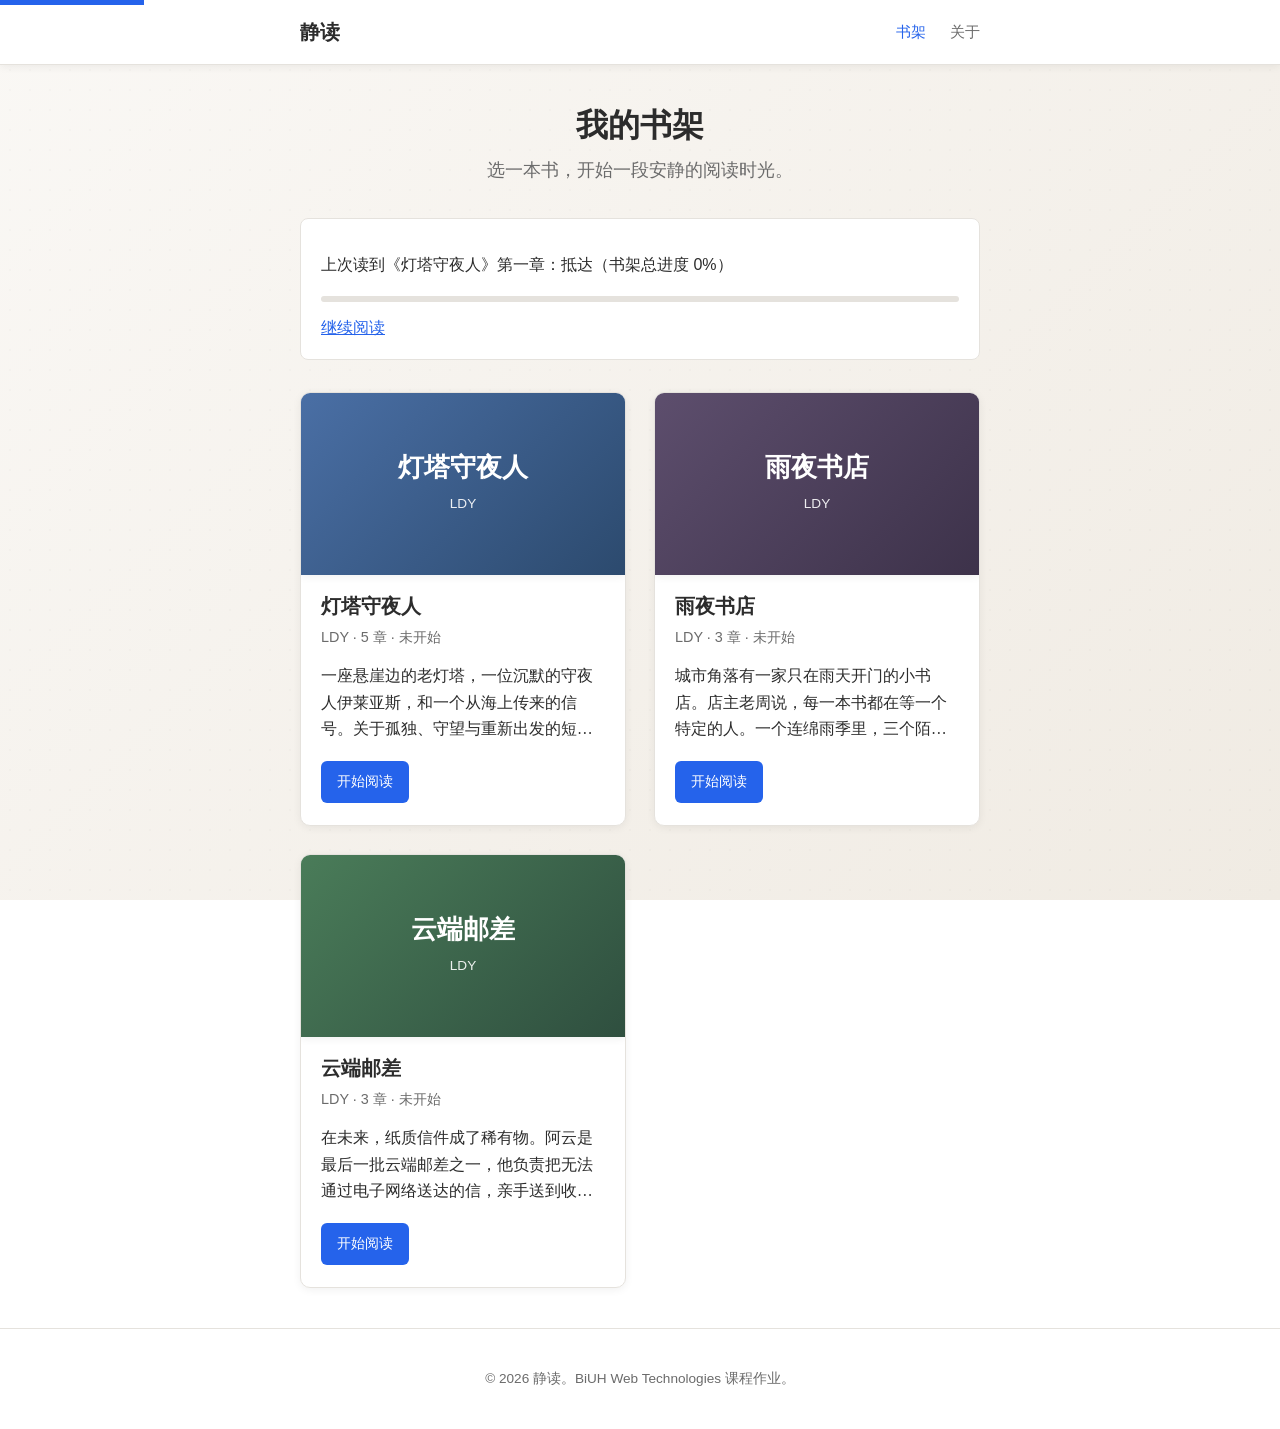
<file: index.html>
<!DOCTYPE html>
<html lang="zh-CN" data-theme="light">
<head>
  <meta charset="UTF-8">
  <meta name="viewport" content="width=device-width, initial-scale=1.0">
  <meta name="description" content="静读 - 一个简洁的中文在线小说阅读网站">
  <meta name="theme-color" content="#3d4f53">
  <meta property="og:title" content="静读 - 在线小说阅读">
  <meta property="og:description" content="一个简洁的中文在线小说阅读网站，支持书架、目录、章节翻页、字号调节和阅读进度记忆。">
  <meta property="og:image" content="https://ldyniubi.github.io/website/assets/cover.png">
  <meta property="og:type" content="website">
  <title>静读 - 在线小说阅读</title>
  <link rel="icon" type="image/svg+xml" href="assets/favicon.svg">
  <link rel="manifest" href="manifest.json">
  <link rel="stylesheet" href="css/style.css">
</head>
<body>
  <a href="#main-content" class="skip-link">跳转到主要内容</a>

  <header class="site-header">
    <nav class="nav-bar" aria-label="主导航">
      <a class="logo" href="index.html">静读</a>
      <ul class="nav-links">
        <li><a href="index.html" aria-current="page">书架</a></li>
        <li><a href="about.html">关于</a></li>
      </ul>
    </nav>
  </header>

  <main id="main-content">
    <div class="container">
      <section class="page-intro">
        <h1>我的书架</h1>
        <p class="page-subtitle">选一本书，开始一段安静的阅读时光。</p>
      </section>

      <div class="progress-card hidden" id="progress-card">
        <p id="progress-text">阅读进度将显示在这里。</p>
        <div class="progress-bar" aria-hidden="true">
          <span id="progress-bar-fill" style="width: 0%"></span>
        </div>
        <p style="margin-top: 12px; margin-bottom: 0;">
          <a id="continue-link" href="#">继续阅读</a>
        </p>
      </div>

      <section class="bookshelf" id="bookshelf" aria-label="书架">
        <p>正在加载书架...</p>
      </section>
    </div>
  </main>

  <footer class="site-footer">
    <p>&copy; 2026 静读。BiUH Web Technologies 课程作业。</p>
  </footer>

  <script src="js/app.js"></script>
</body>
</html>
</file>
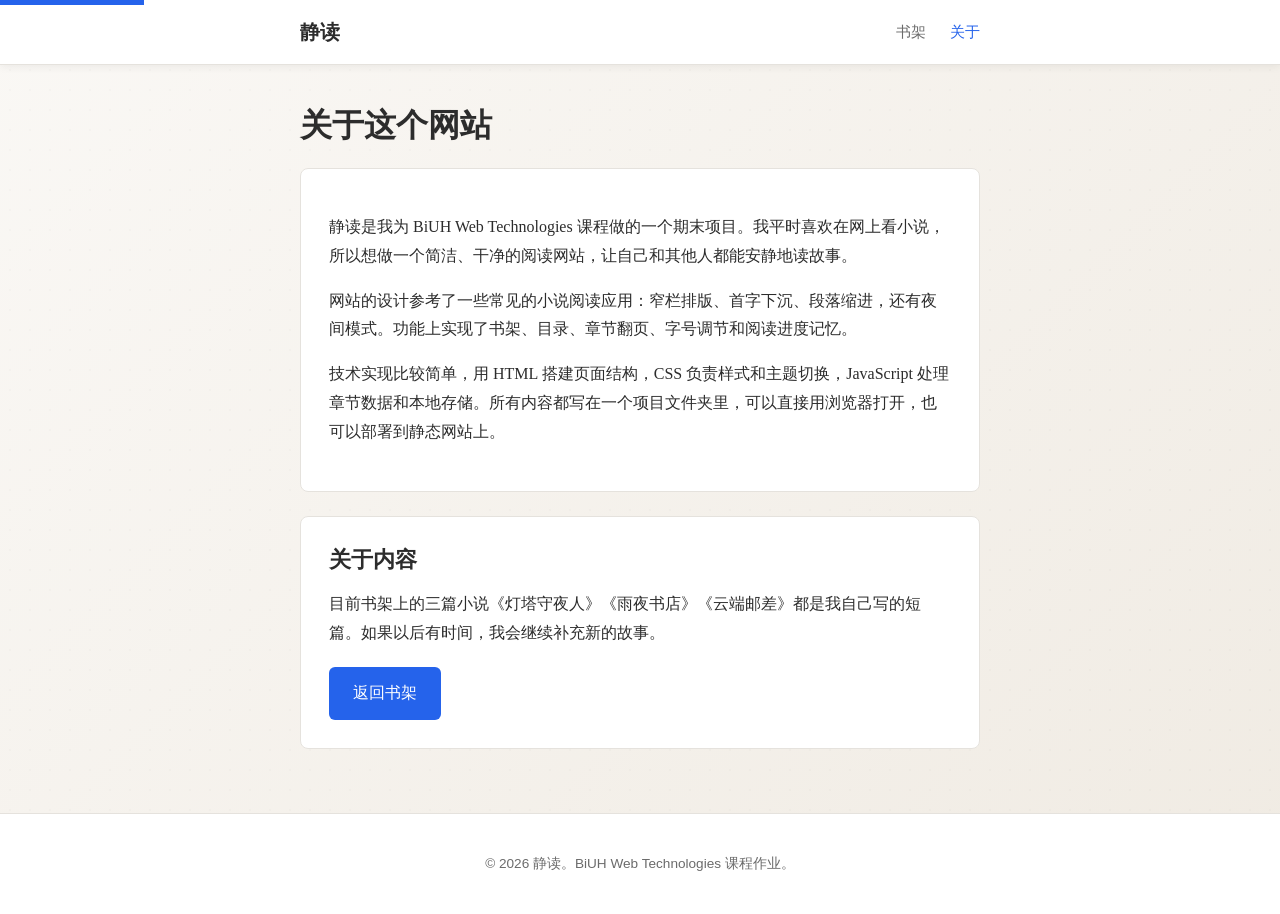
<file: about.html>
<!DOCTYPE html>
<html lang="zh-CN" data-theme="light">
<head>
  <meta charset="UTF-8">
  <meta name="viewport" content="width=device-width, initial-scale=1.0">
  <meta name="description" content="关于静读 - 一个简洁的中文在线小说阅读网站">
  <meta name="theme-color" content="#3d4f53">
  <meta property="og:title" content="关于 - 静读">
  <meta property="og:description" content="了解静读项目背后的故事与技术实现。">
  <meta property="og:image" content="https://ldyniubi.github.io/website/assets/cover.png">
  <meta property="og:type" content="website">
  <title>关于 - 静读</title>
  <link rel="icon" type="image/svg+xml" href="assets/favicon.svg">
  <link rel="manifest" href="manifest.json">
  <link rel="stylesheet" href="css/style.css">
</head>
<body>
  <a href="#main-content" class="skip-link">跳转到主要内容</a>

  <header class="site-header">
    <nav class="nav-bar" aria-label="主导航">
      <a class="logo" href="index.html">静读</a>
      <ul class="nav-links">
        <li><a href="index.html">书架</a></li>
        <li><a href="about.html" aria-current="page">关于</a></li>
      </ul>
    </nav>
  </header>

  <main id="main-content">
    <div class="container">
      <h1>关于这个网站</h1>

      <section class="about-section">
        <p>
          静读是我为 BiUH Web Technologies 课程做的一个期末项目。我平时喜欢在网上看小说，所以想做一个简洁、干净的阅读网站，让自己和其他人都能安静地读故事。
        </p>
        <p>
          网站的设计参考了一些常见的小说阅读应用：窄栏排版、首字下沉、段落缩进，还有夜间模式。功能上实现了书架、目录、章节翻页、字号调节和阅读进度记忆。
        </p>
        <p>
          技术实现比较简单，用 HTML 搭建页面结构，CSS 负责样式和主题切换，JavaScript 处理章节数据和本地存储。所有内容都写在一个项目文件夹里，可以直接用浏览器打开，也可以部署到静态网站上。
        </p>
      </section>

      <section class="about-section">
        <h2>关于内容</h2>
        <p>
          目前书架上的三篇小说《灯塔守夜人》《雨夜书店》《云端邮差》都是我自己写的短篇。如果以后有时间，我会继续补充新的故事。
        </p>
        <div class="btn-group" style="margin-top: 20px;">
          <a class="btn" href="index.html">返回书架</a>
        </div>
      </section>
    </div>
  </main>

  <footer class="site-footer">
    <p>&copy; 2026 静读。BiUH Web Technologies 课程作业。</p>
  </footer>

  <script src="js/app.js"></script>
</body>
</html>
</file>
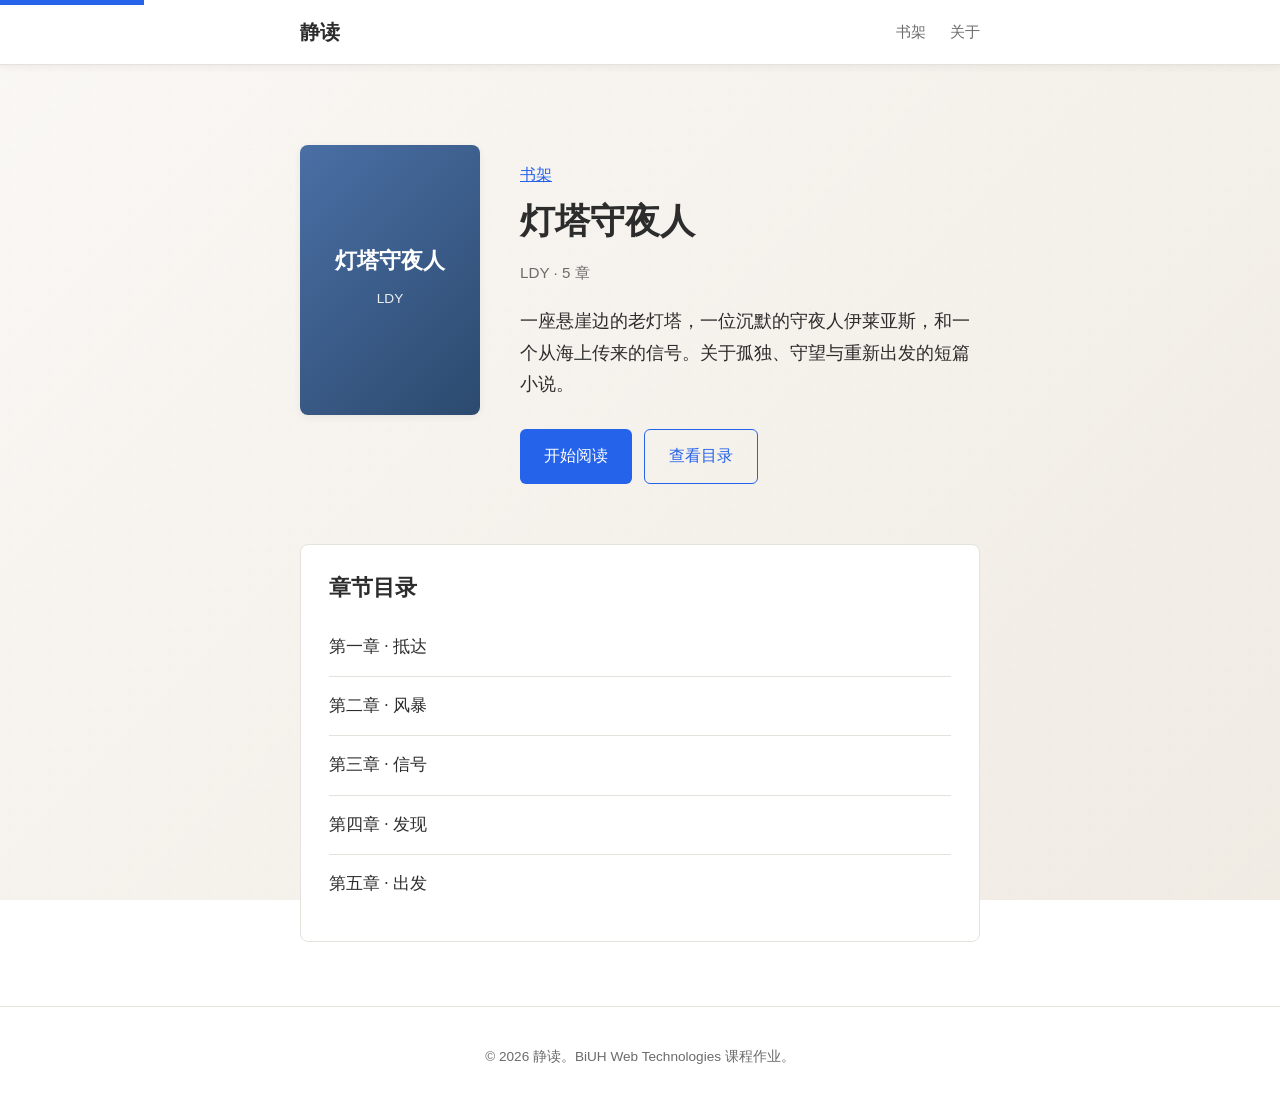
<file: book.html>
<!DOCTYPE html>
<html lang="zh-CN" data-theme="light">
<head>
  <meta charset="UTF-8">
  <meta name="viewport" content="width=device-width, initial-scale=1.0">
  <meta name="description" content="静读书籍详情 - 在线小说阅读">
  <meta name="theme-color" content="#3d4f53">
  <meta property="og:title" content="书籍详情 - 静读">
  <meta property="og:description" content="在静读上查看书籍详情与章节目录。">
  <meta property="og:image" content="https://ldyniubi.github.io/website/assets/cover.png">
  <meta property="og:type" content="website">
  <title>书籍详情 - 静读</title>
  <link rel="icon" type="image/svg+xml" href="assets/favicon.svg">
  <link rel="manifest" href="manifest.json">
  <link rel="stylesheet" href="css/style.css">
</head>
<body>
  <a href="#main-content" class="skip-link">跳转到主要内容</a>

  <header class="site-header">
    <nav class="nav-bar" aria-label="主导航">
      <a class="logo" href="index.html">静读</a>
      <ul class="nav-links">
        <li><a href="index.html">书架</a></li>
        <li><a href="about.html">关于</a></li>
      </ul>
    </nav>
  </header>

  <main id="main-content">
    <div class="container">
      <section class="hero" aria-labelledby="book-detail-title">
        <div class="book-cover" id="book-detail-cover" role="img" aria-label="书籍封面">
          <h1 id="book-detail-cover-title">书名</h1>
          <span class="author">作者</span>
        </div>

        <div class="book-info">
          <p style="margin-bottom: 8px; color: var(--muted-color);">
            <a href="index.html">书架</a>
          </p>
          <h1 id="book-detail-title">书名</h1>
          <p class="book-meta" id="book-detail-author">作者 · 章节数</p>
          <p class="synopsis" id="book-detail-synopsis">简介</p>

          <div class="btn-group">
            <a class="btn" id="book-start-link" href="#">开始阅读</a>
            <a class="btn btn-secondary" id="book-toc-link" href="#">查看目录</a>
          </div>
        </div>
      </section>

      <section class="about-section">
        <h2>章节目录</h2>
        <ol class="chapter-preview-list" id="book-chapter-preview">
          <li>正在加载章节...</li>
        </ol>
      </section>
    </div>
  </main>

  <footer class="site-footer">
    <p>&copy; 2026 静读。BiUH Web Technologies 课程作业。</p>
  </footer>

  <script src="js/app.js"></script>
</body>
</html>
</file>
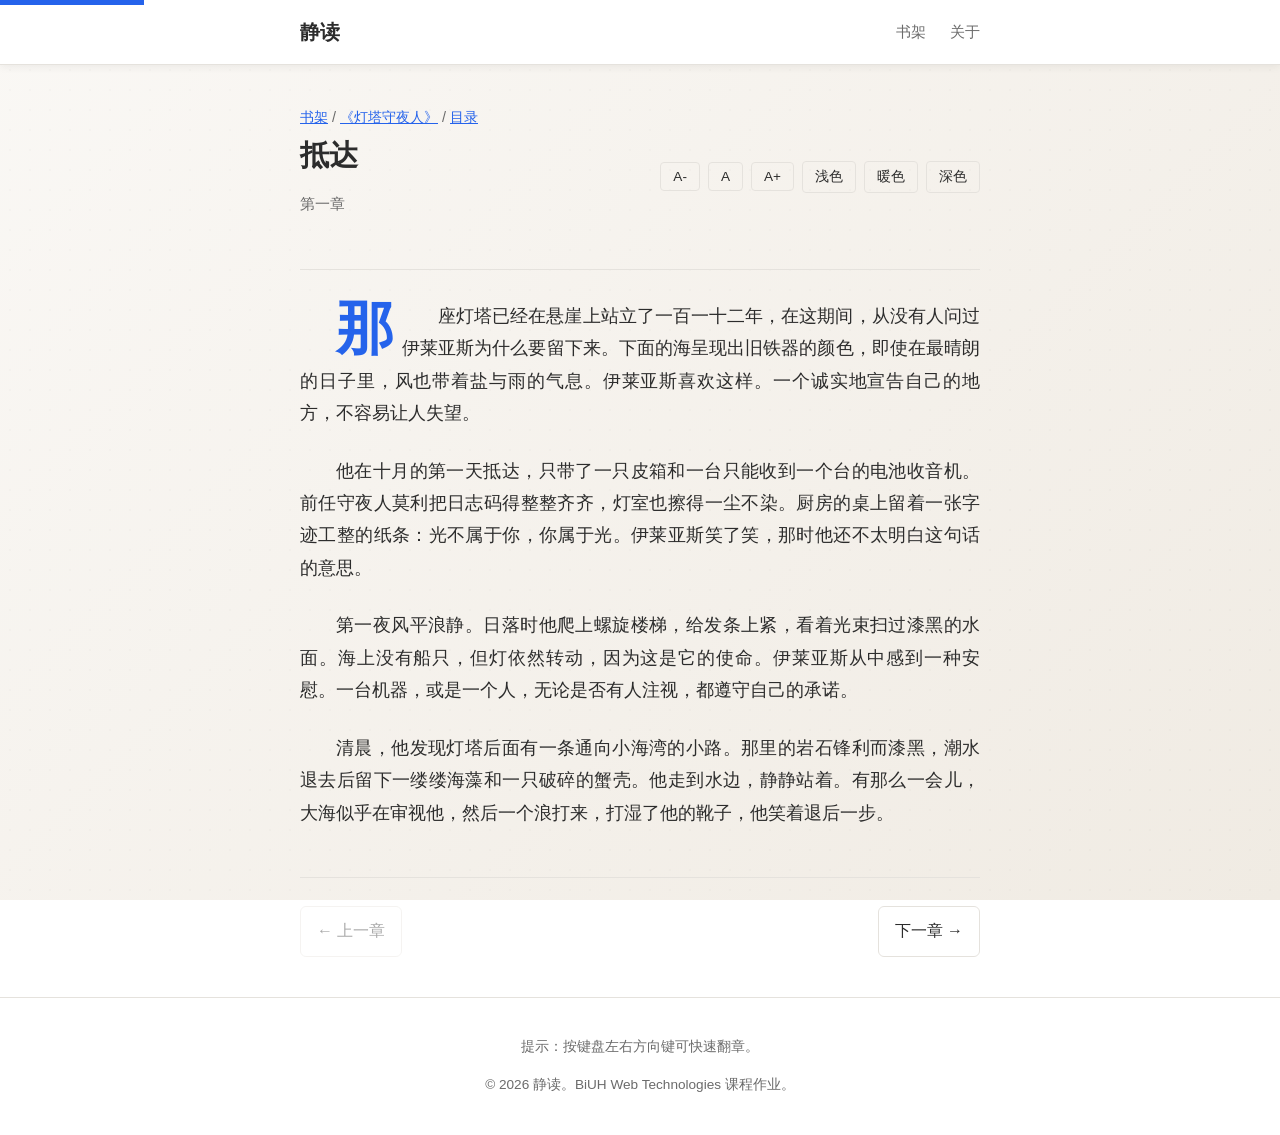
<file: read.html>
<!DOCTYPE html>
<html lang="zh-CN" data-theme="light">
<head>
  <meta charset="UTF-8">
  <meta name="viewport" content="width=device-width, initial-scale=1.0">
  <meta name="description" content="在静读上阅读小说章节">
  <meta name="theme-color" content="#3d4f53">
  <meta property="og:title" content="阅读 - 静读">
  <meta property="og:description" content="在静读上安静地阅读小说章节。">
  <meta property="og:image" content="https://ldyniubi.github.io/website/assets/cover.png">
  <meta property="og:type" content="website">
  <title>阅读 - 静读</title>
  <link rel="icon" type="image/svg+xml" href="assets/favicon.svg">
  <link rel="manifest" href="manifest.json">
  <link rel="stylesheet" href="css/style.css">
</head>
<body>
  <a href="#chapter-content" class="skip-link">跳转到章节内容</a>

  <header class="site-header">
    <nav class="nav-bar" aria-label="主导航">
      <a class="logo" href="index.html">静读</a>
      <ul class="nav-links">
        <li><a href="index.html">书架</a></li>
        <li><a href="about.html">关于</a></li>
      </ul>
    </nav>
  </header>

  <main id="main-content">
    <article class="container">
      <div class="reader-header">
        <div>
          <p style="margin: 0 0 6px; color: var(--muted-color); font-size: 0.9rem;">
            <a href="index.html">书架</a> / <a id="book-link" href="#">书籍</a> / <a id="toc-link" href="#">目录</a>
          </p>
          <h1 class="chapter-title" id="chapter-title">正在加载章节...</h1>
          <p class="chapter-subtitle" id="chapter-subtitle"></p>
        </div>

        <div class="reader-controls" aria-label="阅读控制">
          <button id="font-decrease" type="button" aria-label="减小字号">A-</button>
          <button id="font-reset" type="button" aria-label="重置字号">A</button>
          <button id="font-increase" type="button" aria-label="增大字号">A+</button>
          <button data-set-theme="light" type="button" aria-label="浅色主题">浅色</button>
          <button data-set-theme="sepia" type="button" aria-label=" sepia 主题">暖色</button>
          <button data-set-theme="dark" type="button" aria-label="深色主题">深色</button>
        </div>
      </div>

      <div class="chapter-content" id="chapter-content">
        <p>正在加载章节内容...</p>
      </div>

      <nav class="chapter-nav" aria-label="章节导航">
        <a id="prev-chapter" href="#">← 上一章</a>
        <a id="next-chapter" href="#">下一章 →</a>
      </nav>
    </article>
  </main>

  <footer class="site-footer">
    <p>提示：按键盘左右方向键可快速翻章。</p>
    <p>&copy; 2026 静读。BiUH Web Technologies 课程作业。</p>
  </footer>

  <script src="js/app.js"></script>
</body>
</html>
</file>
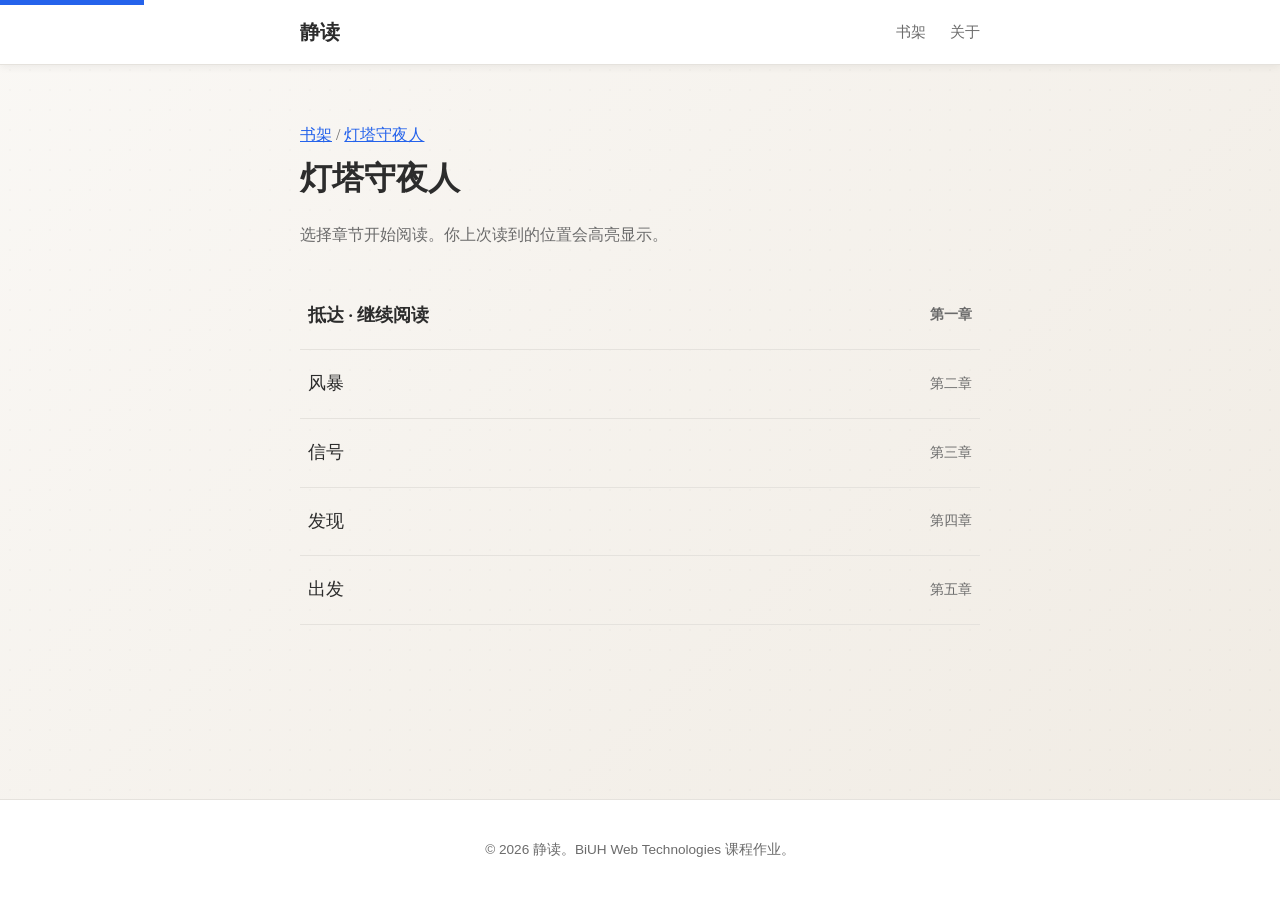
<file: toc.html>
<!DOCTYPE html>
<html lang="zh-CN" data-theme="light">
<head>
  <meta charset="UTF-8">
  <meta name="viewport" content="width=device-width, initial-scale=1.0">
  <meta name="description" content="静读书籍目录 - 在线小说阅读">
  <meta name="theme-color" content="#3d4f53">
  <meta property="og:title" content="目录 - 静读">
  <meta property="og:description" content="在静读上查看书籍目录，选择章节开始阅读。">
  <meta property="og:image" content="https://ldyniubi.github.io/website/assets/cover.png">
  <meta property="og:type" content="website">
  <title>目录 - 静读</title>
  <link rel="icon" type="image/svg+xml" href="assets/favicon.svg">
  <link rel="manifest" href="manifest.json">
  <link rel="stylesheet" href="css/style.css">
</head>
<body>
  <a href="#main-content" class="skip-link">跳转到主要内容</a>

  <header class="site-header">
    <nav class="nav-bar" aria-label="主导航">
      <a class="logo" href="index.html">静读</a>
      <ul class="nav-links">
        <li><a href="index.html">书架</a></li>
        <li><a href="about.html">关于</a></li>
      </ul>
    </nav>
  </header>

  <main id="main-content">
    <div class="container">
      <p style="margin-bottom: 8px; color: var(--muted-color);">
        <a href="index.html">书架</a> / <a id="toc-book-link" href="#">书籍</a>
      </p>
      <h1 id="toc-book-title">目录</h1>
      <p style="color: var(--muted-color); margin-bottom: 32px;">
        选择章节开始阅读。你上次读到的位置会高亮显示。
      </p>

      <nav aria-label="目录">
        <ol class="toc-list" id="toc-list">
          <li><a href="#">正在加载章节...</a></li>
        </ol>
      </nav>
    </div>
  </main>

  <footer class="site-footer">
    <p>&copy; 2026 静读。BiUH Web Technologies 课程作业。</p>
  </footer>

  <script src="js/app.js"></script>
</body>
</html>
</file>
<file: css/style.css>
/*
  QuietReader - A simple online novel reading website
  Course project for BiUH Web Technologies 2026
  Pure HTML/CSS/JS, no frameworks
*/

/* CSS Variables for theming */
:root {
  --bg-color: #faf8f5;
  --bg-gradient: linear-gradient(135deg, #faf8f5 0%, #f0ebe3 100%);
  --text-color: #2c2c2c;
  --muted-color: #6b6b6b;
  --accent-color: #2563eb;
  --accent-hover: #1d4ed8;
  --card-bg: #ffffff;
  --card-bg-soft: #f8f6f2;
  --border-color: #e5e2dd;
  --shadow: 0 2px 8px rgba(0, 0, 0, 0.06);
  --font-body: Georgia, "Times New Roman", serif;
  --font-ui: -apple-system, BlinkMacSystemFont, "Segoe UI", Roboto, sans-serif;
  --content-width: 720px;
  --line-height: 1.8;
}

/* Dark theme */
[data-theme="dark"] {
  --bg-color: #1a1a1a;
  --bg-gradient: linear-gradient(135deg, #1a1a1a 0%, #16181d 100%);
  --text-color: #e4e4e4;
  --muted-color: #a0a0a0;
  --accent-color: #60a5fa;
  --accent-hover: #3b82f6;
  --card-bg: #252525;
  --card-bg-soft: #2a2a2a;
  --border-color: #3a3a3a;
  --shadow: 0 2px 8px rgba(0, 0, 0, 0.3);
}

/* Sepia theme */
[data-theme="sepia"] {
  --bg-color: #f4ecd8;
  --bg-gradient: linear-gradient(135deg, #f4ecd8 0%, #e8dcc0 100%);
  --text-color: #433422;
  --muted-color: #7a6a55;
  --accent-color: #9a5b26;
  --accent-hover: #7a451c;
  --card-bg: #faf5e8;
  --card-bg-soft: #f5eedd;
  --border-color: #d9cfb5;
  --shadow: 0 2px 8px rgba(67, 52, 34, 0.08);
}

/* Reset and base */
* {
  box-sizing: border-box;
}

html {
  scroll-behavior: smooth;
}

body {
  margin: 0;
  padding: 0;
  font-family: var(--font-body);
  background: var(--bg-gradient);
  background-attachment: fixed;
  color: var(--text-color);
  line-height: var(--line-height);
  transition: background-color 0.2s ease, color 0.2s ease;
  min-height: 100vh;
  display: flex;
  flex-direction: column;
}



/* Subtle texture overlay for light theme */
[data-theme="light"] body::before {
  content: "";
  position: fixed;
  inset: 0;
  background-image: radial-gradient(rgba(0,0,0,0.015) 1px, transparent 1px);
  background-size: 20px 20px;
  pointer-events: none;
  z-index: -1;
}
/* Skip link for accessibility */
.skip-link {
  position: absolute;
  top: -40px;
  left: 0;
  background: var(--accent-color);
  color: white;
  padding: 8px 16px;
  z-index: 100;
  text-decoration: none;
  font-family: var(--font-ui);
}

.skip-link:focus {
  top: 0;
}

/* Navigation */
.site-header {
  background-color: var(--card-bg);
  border-bottom: 1px solid var(--border-color);
  box-shadow: var(--shadow);
  position: sticky;
  top: 0;
  z-index: 50;
}

.nav-bar {
  max-width: var(--content-width);
  margin: 0 auto;
  padding: 14px 20px;
  display: flex;
  justify-content: space-between;
  align-items: center;
  font-family: var(--font-ui);
}

.logo {
  font-size: 1.25rem;
  font-weight: 700;
  color: var(--text-color);
  text-decoration: none;
  letter-spacing: -0.02em;
}

.logo:hover {
  color: var(--accent-color);
}

.nav-links {
  display: flex;
  gap: 24px;
  list-style: none;
  margin: 0;
  padding: 0;
}

.nav-links a {
  color: var(--muted-color);
  text-decoration: none;
  font-size: 0.95rem;
  transition: color 0.15s ease;
}

.nav-links a:hover,
.nav-links a[aria-current="page"] {
  color: var(--accent-color);
}

/* Main content area */
main {
  flex: 1;
  width: 100%;
}

.container {
  max-width: var(--content-width);
  margin: 0 auto;
  padding: 40px 20px;
}

/* Typography */
h1, h2, h3 {
  font-family: var(--font-ui);
  line-height: 1.3;
  margin-top: 0;
}

a {
  color: var(--accent-color);
}

a:hover {
  color: var(--accent-hover);
}

/* Buttons */
.btn {
  display: inline-flex;
  align-items: center;
  justify-content: center;
  gap: 8px;
  padding: 12px 24px;
  border-radius: 6px;
  border: none;
  background-color: var(--accent-color);
  color: white;
  font-family: var(--font-ui);
  font-size: 1rem;
  font-weight: 500;
  text-decoration: none;
  cursor: pointer;
  transition: background-color 0.15s ease, transform 0.1s ease;
}

.btn:hover {
  background-color: var(--accent-hover);
  color: white;
}

.btn:active {
  transform: translateY(1px);
}

.btn-secondary {
  background-color: transparent;
  color: var(--accent-color);
  border: 1px solid var(--accent-color);
}

.btn-secondary:hover {
  background-color: var(--accent-color);
  color: white;
}

.btn-group {
  display: flex;
  gap: 12px;
  flex-wrap: wrap;
}

/* Homepage hero */
.hero {
  display: grid;
  grid-template-columns: 180px 1fr;
  gap: 40px;
  align-items: start;
  padding: 40px 0 60px;
}

.book-cover {
  width: 180px;
  aspect-ratio: 2 / 3;
  background: linear-gradient(135deg, #4a6fa5 0%, #2c4a6e 100%);
  border-radius: 8px;
  box-shadow: var(--shadow);
  display: flex;
  flex-direction: column;
  justify-content: center;
  align-items: center;
  text-align: center;
  padding: 20px;
  color: white;
}

.book-cover h1 {
  font-family: var(--font-body);
  font-size: 1.4rem;
  margin: 0 0 12px 0;
  line-height: 1.2;
}

.book-cover .author {
  font-size: 0.85rem;
  opacity: 0.9;
  font-family: var(--font-ui);
}

.book-info h1 {
  font-size: 2.2rem;
  margin-bottom: 8px;
}

.book-meta {
  color: var(--muted-color);
  font-family: var(--font-ui);
  font-size: 0.95rem;
  margin-bottom: 20px;
}

.synopsis {
  font-size: 1.1rem;
  margin-bottom: 28px;
}

.progress-card {
  background-color: var(--card-bg);
  border: 1px solid var(--border-color);
  border-radius: 8px;
  padding: 16px 20px;
  margin-top: 24px;
  font-family: var(--font-ui);

  box-shadow: inset 0 1px 0 rgba(255,255,255,0.6);
}

.progress-card.hidden {
  display: none;
}

.progress-bar {
  height: 6px;
  background-color: var(--border-color);
  border-radius: 3px;
  overflow: hidden;
  margin-top: 10px;
}

.progress-bar span {
  display: block;
  height: 100%;
  background-color: var(--accent-color);
  transition: width 0.3s ease;
}

/* Reading page */
.reader-header {
  display: flex;
  justify-content: space-between;
  align-items: center;
  flex-wrap: wrap;
  gap: 12px;
  margin-bottom: 30px;
  padding-bottom: 20px;
  border-bottom: 1px solid var(--border-color);
  font-family: var(--font-ui);
}

.reader-controls {
  display: flex;
  gap: 8px;
  align-items: center;
  flex-wrap: wrap;
}

.reader-controls button {
  background: transparent;
  border: 1px solid var(--border-color);
  color: var(--text-color);
  padding: 6px 12px;
  border-radius: 4px;
  cursor: pointer;
  font-family: var(--font-ui);
  font-size: 0.85rem;
  transition: border-color 0.15s ease, background-color 0.15s ease;
}

.reader-controls button:hover {
  border-color: var(--accent-color);
  background-color: var(--card-bg);
}

.chapter-title {
  font-size: 1.8rem;
  margin-bottom: 8px;
  font-family: var(--font-ui);
}

.chapter-subtitle {
  color: var(--muted-color);
  font-family: var(--font-ui);
  font-size: 0.95rem;
  margin-bottom: 32px;
}

.chapter-content {
  font-size: 1.125rem;
  max-width: 680px;
  margin: 0 auto;
}

.chapter-content p {
  margin: 0 0 1.4em 0;
  text-align: justify;
  text-indent: 2em;
}

.chapter-content p:first-of-type::first-letter {
  font-size: 3.2em;
  float: left;
  line-height: 0.8;
  margin-right: 8px;
  margin-top: 6px;
  color: var(--accent-color);
  font-weight: bold;
}

.chapter-nav {
  display: flex;
  justify-content: space-between;
  align-items: center;
  margin-top: 48px;
  padding-top: 28px;
  border-top: 1px solid var(--border-color);
  font-family: var(--font-ui);
}

.chapter-nav a {
  color: var(--text-color);
  text-decoration: none;
  padding: 10px 16px;
  border: 1px solid var(--border-color);
  border-radius: 6px;
  transition: border-color 0.15s ease, color 0.15s ease;
}

.chapter-nav a:hover {
  border-color: var(--accent-color);
  color: var(--accent-color);
}

.chapter-nav a.disabled {
  opacity: 0.4;
  pointer-events: none;
}

/* Table of contents */
.toc-list {
  list-style: none;
  padding: 0;
  margin: 0;
}

.toc-list li {
  border-bottom: 1px solid var(--border-color);
}

.toc-list a {
  display: flex;
  justify-content: space-between;
  align-items: center;
  padding: 18px 8px;
  color: var(--text-color);
  text-decoration: none;
  font-size: 1.1rem;
  transition: background-color 0.15s ease;
}

.toc-list a:hover {
  background-color: var(--card-bg);
  color: var(--accent-color);
}

.toc-list .chapter-number {
  color: var(--muted-color);
  font-family: var(--font-ui);
  font-size: 0.9rem;
}

/* About page */
.about-section {
  background-color: var(--card-bg);
  border: 1px solid var(--border-color);
  border-radius: 8px;
  padding: 28px;
  margin-bottom: 24px;

  box-shadow: inset 0 1px 0 rgba(255,255,255,0.5);
}

.about-section h2 {
  margin-bottom: 16px;
  font-size: 1.4rem;
}

/* Footer */
.site-footer {
  background-color: var(--card-bg);
  border-top: 1px solid var(--border-color);
  padding: 24px 20px;
  text-align: center;
  font-family: var(--font-ui);
  font-size: 0.85rem;
  color: var(--muted-color);
  margin-top: auto;
}

/* Page intro */
.page-intro {
  text-align: center;
  margin-bottom: 32px;
}

.page-intro h1 {
  font-size: 2rem;
  margin-bottom: 8px;
}

.page-subtitle {
  color: var(--muted-color);
  font-size: 1.1rem;
  margin: 0;
}

/* Bookshelf */
.bookshelf {
  display: grid;
  grid-template-columns: repeat(auto-fill, minmax(280px, 1fr));
  gap: 28px;
  margin-top: 32px;
}

.book-card {
  background-color: var(--card-bg);
  border: 1px solid var(--border-color);
  border-radius: 10px;
  overflow: hidden;
  box-shadow: var(--shadow);
  transition: transform 0.15s ease, box-shadow 0.15s ease;
}

.book-card:hover {
  transform: translateY(-3px);
  box-shadow: 0 6px 16px rgba(0, 0, 0, 0.1);

  background-color: var(--card-bg-soft);
}

.book-card .book-cover {
  width: 100%;
  aspect-ratio: 16 / 9;
  border-radius: 0;
  text-decoration: none;
}

.book-card .book-cover h2 {
  font-size: 1.6rem;
  margin: 0 0 8px 0;
}

.book-card-info {
  padding: 18px 20px 22px;
}

.book-card-info h2 {
  font-size: 1.25rem;
  margin: 0 0 6px 0;
}

.book-card-info h2 a {
  color: var(--text-color);
  text-decoration: none;
}

.book-card-info h2 a:hover {
  color: var(--accent-color);
}

.book-card-info .book-meta {
  color: var(--muted-color);
  font-size: 0.9rem;
  margin: 0 0 12px 0;
  font-family: var(--font-ui);
}

.book-synopsis {
  font-size: 0.98rem;
  line-height: 1.7;
  margin: 0 0 18px 0;
  display: -webkit-box;
  -webkit-line-clamp: 3;
  -webkit-box-orient: vertical;
  overflow: hidden;
}

.btn-small {
  padding: 8px 16px;
  font-size: 0.9rem;
}

/* Chapter preview list on book detail */
.chapter-preview-list {
  list-style: none;
  padding: 0;
  margin: 0;
}

.chapter-preview-list li {
  padding: 14px 0;
  border-bottom: 1px solid var(--border-color);
}

.chapter-preview-list li:last-child {
  border-bottom: none;
}

.chapter-preview-list a {
  color: var(--text-color);
  text-decoration: none;
  font-size: 1.05rem;
}

.chapter-preview-list a:hover {
  color: var(--accent-color);
}

/* Utility */
.text-center {
  text-align: center;
}

.sr-only {
  position: absolute;
  width: 1px;
  height: 1px;
  padding: 0;
  margin: -1px;
  overflow: hidden;
  clip: rect(0, 0, 0, 0);
  white-space: nowrap;
  border: 0;
}

/* Responsive design */
@media (max-width: 640px) {
  .hero {
    grid-template-columns: 1fr;
    justify-items: center;
    text-align: center;
  }

  .book-cover {
    width: 150px;
  }

  .book-info h1 {
    font-size: 1.7rem;
  }

  .nav-links {
    gap: 16px;
  }

  .reader-header {
    flex-direction: column;
    align-items: flex-start;
  }

  .chapter-content {
    font-size: 1.05rem;
  }

  .chapter-content p {
    text-indent: 1.5em;
  }

  .chapter-content p:first-of-type::first-letter {
    font-size: 2.6em;
  }

  .chapter-nav {
    flex-direction: column;
    gap: 12px;
  }

  .chapter-nav a {
    width: 100%;
    text-align: center;
  }
}

@media (max-width: 400px) {
  .container {
    padding: 24px 16px;
  }

  .nav-bar {
    padding: 12px 16px;
  }

  .logo {
    font-size: 1.1rem;
  }

  .nav-links a {
    font-size: 0.85rem;
  }
}
</file>
